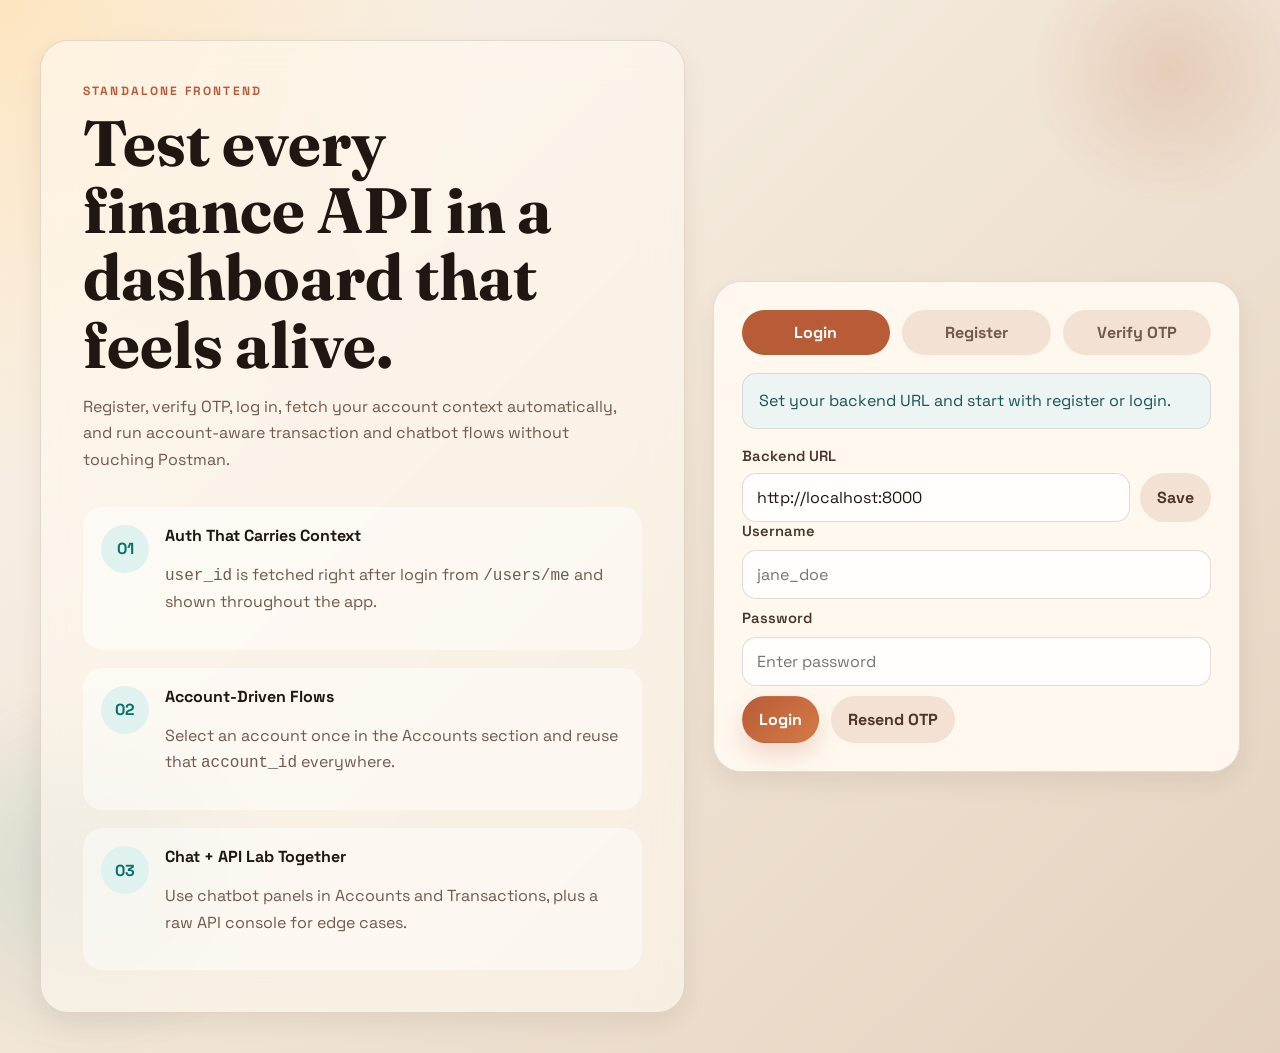
<file: frontend/index.html>
<!DOCTYPE html>
<html lang="en">
<head>
    <meta charset="UTF-8">
    <meta name="viewport" content="width=device-width, initial-scale=1.0">
    <title>Financial Assistant API Lab</title>
    <link rel="preconnect" href="https://fonts.googleapis.com">
    <link rel="preconnect" href="https://fonts.gstatic.com" crossorigin>
    <link href="https://fonts.googleapis.com/css2?family=Fraunces:wght@600;700&family=Space+Grotesk:wght@400;500;700&display=swap" rel="stylesheet">
    <link rel="stylesheet" href="styles.css">
</head>
<body>
    <div class="ambient ambient-one"></div>
    <div class="ambient ambient-two"></div>

    <div id="authShell" class="auth-shell">
        <section class="auth-stage">
            <div class="auth-copy card-glass">
                <p class="eyebrow">Standalone Frontend</p>
                <h1>Test every finance API in a dashboard that feels alive.</h1>
                <p class="lede">
                    Register, verify OTP, log in, fetch your account context automatically, and run account-aware
                    transaction and chatbot flows without touching Postman.
                </p>
                <div class="feature-list">
                    <article>
                        <span>01</span>
                        <div>
                            <h2>Auth That Carries Context</h2>
                            <p><code>user_id</code> is fetched right after login from <code>/users/me</code> and shown throughout the app.</p>
                        </div>
                    </article>
                    <article>
                        <span>02</span>
                        <div>
                            <h2>Account-Driven Flows</h2>
                            <p>Select an account once in the Accounts section and reuse that <code>account_id</code> everywhere.</p>
                        </div>
                    </article>
                    <article>
                        <span>03</span>
                        <div>
                            <h2>Chat + API Lab Together</h2>
                            <p>Use chatbot panels in Accounts and Transactions, plus a raw API console for edge cases.</p>
                        </div>
                    </article>
                </div>
            </div>

            <div class="auth-panel card-solid">
                <div class="auth-tabs">
                    <button class="auth-tab active" data-auth-view="login">Login</button>
                    <button class="auth-tab" data-auth-view="register">Register</button>
                    <button class="auth-tab" data-auth-view="verify">Verify OTP</button>
                </div>

                <div id="authStatus" class="inline-banner info">
                    Set your backend URL and start with register or login.
                </div>

                <div class="field-stack compact">
                    <label for="backendUrlInput">Backend URL</label>
                    <div class="inline-input">
                        <input id="backendUrlInput" type="text" placeholder="http://localhost:8000">
                        <button id="saveBackendUrlBtn" class="btn btn-secondary" type="button">Save</button>
                    </div>
                </div>

                <section id="loginView" class="auth-view active">
                    <form id="loginForm" class="field-stack">
                        <label for="loginUsername">Username</label>
                        <input id="loginUsername" name="username" type="text" placeholder="jane_doe" required>
                        <label for="loginPassword">Password</label>
                        <input id="loginPassword" name="password" type="password" placeholder="Enter password" required>
                        <div class="button-row">
                            <button class="btn btn-primary" type="submit">Login</button>
                            <button id="resendOtpBtn" class="btn btn-secondary" type="button">Resend OTP</button>
                        </div>
                    </form>
                </section>

                <section id="registerView" class="auth-view">
                    <form id="registerForm" class="field-stack">
                        <label for="registerUsername">Username</label>
                        <input id="registerUsername" name="username" type="text" placeholder="Choose a username" required>
                        <label for="registerEmail">Email</label>
                        <input id="registerEmail" name="email" type="email" placeholder="you@example.com" required>
                        <label for="registerPassword">Password</label>
                        <input id="registerPassword" name="password" type="password" placeholder="Create a password" required>
                        <button class="btn btn-primary" type="submit">Create account</button>
                    </form>
                </section>

                <section id="verifyView" class="auth-view">
                    <form id="verifyForm" class="field-stack">
                        <label for="verifyEmail">Email</label>
                        <input id="verifyEmail" name="email" type="email" placeholder="you@example.com" required>
                        <label for="verifyOtp">OTP</label>
                        <input id="verifyOtp" name="otp" type="text" placeholder="Enter email OTP" required>
                        <button class="btn btn-primary" type="submit">Verify email</button>
                    </form>
                </section>
            </div>
        </section>
    </div>

    <div id="appShell" class="app-shell hidden">
        <aside id="sidebar" class="sidebar">
            <div class="brand-block">
                <p class="eyebrow">Finance Command Center</p>
                <h1>Financial Assistant</h1>
                <p class="sidebar-copy">Interactive frontend for auth, accounts, transactions, chat, and raw endpoint testing.</p>
            </div>

            <nav class="nav-list">
                <button class="nav-item active" data-tab="dashboard">
                    <span class="nav-kicker">01</span>
                    <span>
                        <strong>Dashboard</strong>
                        <small>Session snapshot</small>
                    </span>
                </button>
                <button class="nav-item" data-tab="accounts">
                    <span class="nav-kicker">02</span>
                    <span>
                        <strong>Accounts</strong>
                        <small>Select active account</small>
                    </span>
                </button>
                <button class="nav-item" data-tab="transactions">
                    <span class="nav-kicker">03</span>
                    <span>
                        <strong>Transactions</strong>
                        <small>Create, filter, update</small>
                    </span>
                </button>
                <button class="nav-item" data-tab="api-lab">
                    <span class="nav-kicker">04</span>
                    <span>
                        <strong>API Lab</strong>
                        <small>Raw request console</small>
                    </span>
                </button>
            </nav>

            <div class="sidebar-footer card-glass compact-card">
                <div class="identity-row">
                    <div class="avatar-badge" id="sidebarAvatar">FA</div>
                    <div>
                        <div id="sidebarUserName" class="identity-name">Guest</div>
                        <div id="sidebarUserEmail" class="identity-subtle">Not logged in</div>
                    </div>
                </div>
                <div class="mini-stats">
                    <div>
                        <span>User ID</span>
                        <strong id="sidebarUserId">-</strong>
                    </div>
                    <div>
                        <span>Account ID</span>
                        <strong id="sidebarAccountId">-</strong>
                    </div>
                </div>
                <button id="logoutBtn" class="btn btn-danger" type="button">Logout</button>
            </div>
        </aside>

        <main class="main-shell">
            <header class="topbar">
                <div class="topbar-left">
                    <button id="sidebarToggle" class="icon-btn mobile-only" type="button">Menu</button>
                    <div>
                        <p class="eyebrow">Live API Workspace</p>
                        <h2 id="pageTitle">Dashboard</h2>
                    </div>
                </div>
                <div class="topbar-right">
                    <div class="context-pill">
                        <span>Status</span>
                        <strong id="statusText">Ready</strong>
                    </div>
                    <div class="context-pill wide">
                        <span>Backend</span>
                        <strong id="activeBackendUrl">http://localhost:8000</strong>
                    </div>
                    <button id="topbarLogoutBtn" class="btn btn-danger" type="button">Logout</button>
                </div>
            </header>

            <section class="hero-banner card-solid">
                <div>
                    <p class="eyebrow">Session-linked testing</p>
                    <h3>One interface for auth, account context, transactions, chat, and raw API calls.</h3>
                </div>
                <div class="hero-actions">
                    <button id="quickRefreshBtn" class="btn btn-secondary" type="button">Refresh user + accounts</button>
                    <button id="openApiLabBtn" class="btn btn-primary" type="button">Open API Lab</button>
                </div>
            </section>

            <div class="content-grid">
                <section id="dashboardTab" class="tab-panel active" data-tab-panel="dashboard">
                    <div class="stats-grid">
                        <article class="metric-card gradient-amber">
                            <span class="metric-label">Current user</span>
                            <strong id="metricUser">Guest</strong>
                            <small id="metricUserSub">Login to fetch <code>/users/me</code></small>
                        </article>
                        <article class="metric-card gradient-cyan">
                            <span class="metric-label">User ID</span>
                            <strong id="metricUserId">-</strong>
                            <small>Fetched after login</small>
                        </article>
                        <article class="metric-card gradient-coral">
                            <span class="metric-label">Selected account</span>
                            <strong id="metricAccountId">-</strong>
                            <small id="metricAccountSub">Select inside Accounts</small>
                        </article>
                        <article class="metric-card gradient-lime">
                            <span class="metric-label">Transactions loaded</span>
                            <strong id="metricTxCount">0</strong>
                            <small>Current account cache</small>
                        </article>
                    </div>
                    <div class="dashboard-layout">
                        <article class="card-solid panel">
                            <div class="panel-head">
                                <div>
                                    <p class="eyebrow">Session overview</p>
                                    <h3>Context snapshot</h3>
                                </div>
                                <button id="refreshDashboardBtn" class="btn btn-secondary" type="button">Refresh data</button>
                            </div>
                            <div class="snapshot-grid">
                                <div>
                                    <span>Total accounts</span>
                                    <strong id="dashboardAccountCount">0</strong>
                                </div>
                                <div>
                                    <span id="dashboardBalanceLabel">Selected balance</span>
                                    <strong id="dashboardBalance">0.00</strong>
                                </div>
                                <div>
                                    <span id="dashboardIncomeLabel">Selected income</span>
                                    <strong id="dashboardIncome">0.00</strong>
                                </div>
                                <div>
                                    <span id="dashboardExpenseLabel">Selected expense</span>
                                    <strong id="dashboardExpense">0.00</strong>
                                </div>
                            </div>
                        </article>

                        <article class="card-glass panel">
                            <div class="panel-head">
                                <div>
                                    <p class="eyebrow">What this app auto-fetches</p>
                                    <h3>Behavior defaults</h3>
                                </div>
                            </div>
                            <ul class="signal-list">
                                <li><code>user_id</code> comes from <code>/users/me</code> immediately after login.</li>
                                <li><code>account_id</code> comes from the selected account card or dropdown.</li>
                                <li>Transactions stay tied to the active account unless you switch it.</li>
                                <li>Chat in Accounts and Transactions uses the same authenticated session.</li>
                            </ul>
                        </article>
                    </div>

                    <div class="two-column-layout charts-layout">
                        <article class="card-solid panel">
                            <div class="panel-head">
                                <div>
                                    <p class="eyebrow">Visual summary</p>
                                    <h3>Account balance by type</h3>
                                </div>
                            </div>
                            <div class="chart-card">
                                <canvas id="accountsChart" height="240"></canvas>
                            </div>
                        </article>

                        <article class="card-glass panel">
                            <div class="panel-head">
                                <div>
                                    <p class="eyebrow">Income vs expense</p>
                                    <h3>Current account flow</h3>
                                </div>
                            </div>
                            <div class="chart-card">
                                <canvas id="flowChart" height="240"></canvas>
                            </div>
                        </article>
                    </div>

                    <article class="card-solid panel">
                        <div class="panel-head">
                            <div>
                                <p class="eyebrow">Recent cache</p>
                                <h3>Latest transactions</h3>
                            </div>
                        </div>
                        <div id="dashboardTransactions" class="stack-list empty-shell">
                            <p>No transactions loaded yet for the current account.</p>
                        </div>
                    </article>
                </section>

                <section id="accountsTab" class="tab-panel" data-tab-panel="accounts">
                    <div class="section-toolbar">
                        <div>
                            <p class="eyebrow">Account workspace</p>
                            <h3>Fetch accounts once, select one, and test every related API.</h3>
                        </div>
                        <div class="button-row wrap">
                            <button id="refreshAccountsBtn" class="btn btn-secondary" type="button">Refresh accounts</button>
                            <button id="toggleAccountFormBtn" class="btn btn-primary" type="button">New account</button>
                        </div>
                    </div>

                    <article id="accountFormCard" class="card-solid panel hidden">
                        <div class="panel-head">
                            <div>
                                <p class="eyebrow">Create account</p>
                                <h3>Open a new account with an initial income transaction</h3>
                            </div>
                        </div>
                        <form id="accountForm" class="form-grid">
                            <label>
                                <span>Account name</span>
                                <input id="accountNameInput" type="text" placeholder="Primary checking" required>
                            </label>
                            <label>
                                <span>Account type</span>
                                <select id="accountTypeInput" required>
                                    <option value="checking">checking</option>
                                    <option value="savings">savings</option>
                                    <option value="credit">credit</option>
                                </select>
                            </label>
                            <label>
                                <span>Initial income amount</span>
                                <input id="accountAmountInput" type="number" min="0" step="0.01" value="1000" required>
                            </label>
                            <label>
                                <span>Category</span>
                                <select id="accountCategoryInput" required>
                                    <option value="other">other</option>
                                    <option value="food">food</option>
                                    <option value="shopping">shopping</option>
                                    <option value="utilities">utilities</option>
                                    <option value="entertainment">entertainment</option>
                                    <option value="transportation">transportation</option>
                                </select>
                            </label>
                            <label class="full-span">
                                <span>Description</span>
                                <input id="accountDescriptionInput" type="text" value="Initial deposit" required>
                            </label>
                            <div class="button-row full-span">
                                <button class="btn btn-primary" type="submit">Create account</button>
                                <button id="cancelAccountFormBtn" class="btn btn-secondary" type="button">Cancel</button>
                            </div>
                        </form>
                    </article>

                    <div id="accountsGrid" class="account-grid empty-shell">
                        <p>No accounts loaded yet. Use refresh or create your first account.</p>
                    </div>

                    <div class="two-column-layout">
                        <article class="card-solid panel">
                            <div class="panel-head">
                                <div>
                                    <p class="eyebrow">Active account</p>
                                    <h3>Account-aware actions</h3>
                                </div>
                                <div class="pill-row">
                                    <span class="context-pill"><span>Selected</span><strong id="accountActionSelectedId">-</strong></span>
                                </div>
                            </div>
                            <div class="button-grid">
                                <button id="getAccountDetailsBtn" class="btn btn-secondary" type="button">Get details</button>
                                <button id="getAccountSummaryBtn" class="btn btn-secondary" type="button">Get summary</button>
                                <button id="getAccountBalanceBtn" class="btn btn-secondary" type="button">Get balance</button>
                                <button id="deleteAccountBtn" class="btn btn-danger" type="button">Delete account</button>
                            </div>
                            <pre id="accountActionOutput" class="output-box">Select an account to run account-specific endpoints.</pre>
                        </article>

                        <article class="card-glass panel chat-panel">
                            <div class="panel-head">
                                <div>
                                    <p class="eyebrow">Embedded chatbot</p>
                                    <h3>Ask about accounts</h3>
                                </div>
                            </div>
                            <div class="prompt-strip">
                                <button class="prompt-chip" data-chat-target="accounts" data-prompt="Show me a summary of my accounts.">Account summary</button>
                                <button class="prompt-chip" data-chat-target="accounts" data-prompt="Which account has the highest balance?">Highest balance</button>
                                <button class="prompt-chip" data-chat-target="accounts" data-prompt="Give me my current balance details.">Balance details</button>
                            </div>
                            <div id="accountsChatLog" class="chat-log empty-shell">
                                <p>Ask a question to test <code>/chat/chat</code> from the Accounts section.</p>
                            </div>
                            <form id="accountsChatForm" class="chat-compose">
                                <input id="accountsChatInput" type="text" placeholder="Ask about your accounts..." required>
                                <button class="btn btn-primary" type="submit">Send</button>
                            </form>
                        </article>
                    </div>
                </section>

                <section id="transactionsTab" class="tab-panel" data-tab-panel="transactions">
                    <div class="section-toolbar">
                        <div>
                            <p class="eyebrow">Transaction workspace</p>
                            <h3>Every transaction flow stays tied to the currently selected account.</h3>
                        </div>
                        <div class="button-row wrap">
                            <button id="refreshTransactionsBtn" class="btn btn-secondary" type="button">Refresh transactions</button>
                            <button id="toggleTransactionFormBtn" class="btn btn-primary" type="button">New transaction</button>
                        </div>
                    </div>

                    <article class="card-solid panel">
                        <div class="panel-head">
                            <div>
                                <p class="eyebrow">Active account for transactions</p>
                                <h3>Account selection</h3>
                            </div>
                        </div>
                        <div class="account-selector-row">
                            <label class="selector-block">
                                <span>Selected account</span>
                                <select id="transactionAccountSelect"></select>
                            </label>
                            <div class="context-pill"><span>Current account_id</span><strong id="transactionCurrentAccountId">-</strong></div>
                        </div>
                    </article>
                    <article id="transactionFormCard" class="card-solid panel hidden">
                        <div class="panel-head">
                            <div>
                                <p class="eyebrow">Create transaction</p>
                                <h3>Post a transaction to the selected account</h3>
                            </div>
                        </div>
                        <form id="transactionForm" class="form-grid">
                            <label>
                                <span>Type</span>
                                <select id="transactionTypeInput" required>
                                    <option value="income">income</option>
                                    <option value="expense">expense</option>
                                </select>
                            </label>
                            <label>
                                <span>Amount</span>
                                <input id="transactionAmountInput" type="number" min="0" step="0.01" value="100" required>
                            </label>
                            <label>
                                <span>Category</span>
                                <select id="transactionCategoryInput" required>
                                    <option value="other">other</option>
                                    <option value="food">food</option>
                                    <option value="shopping">shopping</option>
                                    <option value="utilities">utilities</option>
                                    <option value="entertainment">entertainment</option>
                                    <option value="transportation">transportation</option>
                                </select>
                            </label>
                            <label class="full-span">
                                <span>Description</span>
                                <input id="transactionDescriptionInput" type="text" value="transaction entry" required>
                            </label>
                            <div class="button-row full-span">
                                <button class="btn btn-primary" type="submit">Create transaction</button>
                                <button id="cancelTransactionFormBtn" class="btn btn-secondary" type="button">Cancel</button>
                            </div>
                        </form>
                    </article>

                    <article class="card-glass panel">
                        <div class="panel-head">
                            <div>
                                <p class="eyebrow">Filter + totals</p>
                                <h3>Current account transaction cache</h3>
                            </div>
                        </div>
                        <div class="filter-grid">
                            <label>
                                <span>Type filter</span>
                                <select id="filterTypeInput">
                                    <option value="all">all</option>
                                    <option value="income">income</option>
                                    <option value="expense">expense</option>
                                </select>
                            </label>
                            <label>
                                <span>Category filter</span>
                                <select id="filterCategoryInput">
                                    <option value="all">all</option>
                                </select>
                            </label>
                            <div class="summary-chip">
                                <span>Total income</span>
                                <strong id="txIncomeTotal">0.00</strong>
                            </div>
                            <div class="summary-chip">
                                <span>Total expense</span>
                                <strong id="txExpenseTotal">0.00</strong>
                            </div>
                        </div>
                    </article>

                    <div class="two-column-layout charts-layout">
                        <article class="card-solid panel">
                            <div class="panel-head">
                                <div>
                                    <p class="eyebrow">Category split</p>
                                    <h3>Spending by category</h3>
                                </div>
                            </div>
                            <div class="chart-card">
                                <canvas id="categoryChart" height="250"></canvas>
                            </div>
                        </article>

                        <article class="card-glass panel">
                            <div class="panel-head">
                                <div>
                                    <p class="eyebrow">Activity rhythm</p>
                                    <h3>Recent transaction trend</h3>
                                </div>
                            </div>
                            <div class="chart-card">
                                <canvas id="trendChart" height="250"></canvas>
                            </div>
                        </article>
                    </div>

                    <div class="two-column-layout">
                        <article class="card-solid panel">
                            <div class="panel-head">
                                <div>
                                    <p class="eyebrow">Transactions</p>
                                    <h3>Loaded transactions</h3>
                                </div>
                            </div>
                            <div id="transactionsList" class="stack-list empty-shell">
                                <p>No transactions loaded yet for the selected account.</p>
                            </div>
                        </article>

                        <article class="card-glass panel">
                            <div class="panel-head">
                                <div>
                                    <p class="eyebrow">Transaction actions</p>
                                    <h3>Fetch, update, or delete by transaction ID</h3>
                                </div>
                            </div>
                            <form id="transactionActionForm" class="field-stack compact">
                                <label for="transactionIdInput">Transaction ID</label>
                                <input id="transactionIdInput" type="number" min="1" placeholder="Enter transaction ID">
                                <label for="updateAmountInput">Updated amount</label>
                                <input id="updateAmountInput" type="number" min="0" step="0.01" placeholder="Optional">
                                <label for="updateTypeInput">Updated type</label>
                                <select id="updateTypeInput">
                                    <option value="">keep existing</option>
                                    <option value="income">income</option>
                                    <option value="expense">expense</option>
                                </select>
                                <label for="updateCategoryInput">Updated category</label>
                                <select id="updateCategoryInput">
                                    <option value="">keep existing</option>
                                    <option value="other">other</option>
                                    <option value="food">food</option>
                                    <option value="shopping">shopping</option>
                                    <option value="utilities">utilities</option>
                                    <option value="entertainment">entertainment</option>
                                    <option value="transportation">transportation</option>
                                </select>
                                <label for="updateDescriptionInput">Updated description</label>
                                <input id="updateDescriptionInput" type="text" placeholder="Optional">
                                <div class="button-grid">
                                    <button id="getTransactionBtn" class="btn btn-secondary" type="button">Get transaction</button>
                                    <button id="updateTransactionBtn" class="btn btn-secondary" type="button">Update transaction</button>
                                    <button id="deleteTransactionBtn" class="btn btn-danger" type="button">Delete transaction</button>
                                </div>
                            </form>
                            <pre id="transactionActionOutput" class="output-box">Use a transaction ID from the list to test fetch, update, or delete.</pre>
                        </article>
                    </div>

                    <article class="card-glass panel chat-panel">
                        <div class="panel-head">
                            <div>
                                <p class="eyebrow">Embedded chatbot</p>
                                <h3>Ask about transactions</h3>
                            </div>
                        </div>
                        <div class="prompt-strip">
                            <button class="prompt-chip" data-chat-target="transactions" data-prompt="Show my recent transactions.">Recent transactions</button>
                            <button class="prompt-chip" data-chat-target="transactions" data-prompt="What is my total expense this month?">Monthly expense</button>
                            <button class="prompt-chip" data-chat-target="transactions" data-prompt="Which category did I spend the most on?">Top category</button>
                        </div>
                        <div id="transactionsChatLog" class="chat-log empty-shell">
                            <p>Ask a question to test <code>/chat/chat</code> from the Transactions section.</p>
                        </div>
                        <form id="transactionsChatForm" class="chat-compose">
                            <input id="transactionsChatInput" type="text" placeholder="Ask about your transactions..." required>
                            <button class="btn btn-primary" type="submit">Send</button>
                        </form>
                    </article>
                </section>

                <section id="apiLabTab" class="tab-panel" data-tab-panel="api-lab">
                    <div class="section-toolbar">
                        <div>
                            <p class="eyebrow">Developer-friendly console</p>
                            <h3>Send raw requests without leaving the app.</h3>
                        </div>
                    </div>

                    <div class="two-column-layout api-layout">
                        <article class="card-solid panel">
                            <div class="panel-head">
                                <div>
                                    <p class="eyebrow">Request builder</p>
                                    <h3>Generic API console</h3>
                                </div>
                            </div>
                            <form id="apiConsoleForm" class="field-stack">
                                <label for="apiMethodInput">Method</label>
                                <select id="apiMethodInput">
                                    <option value="GET">GET</option>
                                    <option value="POST">POST</option>
                                    <option value="PUT">PUT</option>
                                    <option value="DELETE">DELETE</option>
                                </select>
                                <label for="apiPathInput">Path</label>
                                <input id="apiPathInput" type="text" value="/users/me">
                                <label for="apiParamsInput">Query params</label>
                                <input id="apiParamsInput" type="text" placeholder="key=value&x=y">
                                <label for="apiBodyInput">JSON body</label>
                                <textarea id="apiBodyInput" rows="10">{
  "sample": "value"
}</textarea>
                                <button class="btn btn-primary" type="submit">Send request</button>
                            </form>
                        </article>
                        <article class="card-glass panel">
                            <div class="panel-head">
                                <div>
                                    <p class="eyebrow">Response + history</p>
                                    <h3>Inspect what the backend returned</h3>
                                </div>
                            </div>
                            <pre id="apiConsoleOutput" class="output-box">Responses from the API console will appear here.</pre>
                            <div class="history-head">
                                <h4>Request history</h4>
                                <button id="downloadHistoryBtn" class="btn btn-secondary" type="button">Download logs</button>
                            </div>
                            <div id="apiHistory" class="history-list empty-shell">
                                <p>No API calls yet.</p>
                            </div>
                        </article>
                    </div>
                </section>
            </div>
        </main>
    </div>

    <div id="toast" class="toast"></div>
    <div id="loadingOverlay" class="loading-overlay hidden">
        <div class="loader-card">
            <div class="loader-orbit"></div>
            <p id="loadingText">Loading...</p>
        </div>
    </div>

    <script src="app.js"></script>
</body>
</html>
</file>
<file: frontend/styles.css>
:root {
    --bg: #f6efe6;
    --bg-deep: #e7d9c6;
    --surface: rgba(255, 250, 244, 0.82);
    --surface-strong: #fff8ef;
    --surface-dark: #201c1a;
    --line: rgba(78, 53, 36, 0.14);
    --text: #201713;
    --muted: #6f5a4d;
    --brand: #b85c38;
    --brand-deep: #8f3e1f;
    --accent: #0b6e69;
    --accent-soft: #dff2ef;
    --danger: #bb3f3f;
    --danger-deep: #8d2a2a;
    --success: #1c8b5d;
    --warning: #c78a20;
    --shadow: 0 20px 50px rgba(69, 43, 26, 0.12);
    --shadow-soft: 0 10px 24px rgba(69, 43, 26, 0.08);
    --radius-lg: 28px;
    --radius-md: 20px;
    --radius-sm: 14px;
    --font-display: "Fraunces", Georgia, serif;
    --font-body: "Space Grotesk", "Segoe UI", sans-serif;
}

* {
    box-sizing: border-box;
}

html {
    scroll-behavior: smooth;
}

body {
    margin: 0;
    min-height: 100vh;
    font-family: var(--font-body);
    color: var(--text);
    background:
        radial-gradient(circle at top left, rgba(255, 222, 173, 0.7), transparent 30%),
        linear-gradient(135deg, #faf6ef 0%, #f1e5d6 48%, #e4d2bf 100%);
    overflow-x: hidden;
}

button,
input,
select,
textarea {
    font: inherit;
}

button {
    cursor: pointer;
}

code,
pre {
    font-family: Consolas, "Courier New", monospace;
}

.hidden {
    display: none !important;
}

.full-span {
    grid-column: 1 / -1;
}

.mobile-only {
    display: none;
}

.ambient {
    position: fixed;
    border-radius: 999px;
    filter: blur(8px);
    opacity: 0.42;
    pointer-events: none;
}

.ambient-one {
    width: 320px;
    height: 320px;
    top: -90px;
    right: -50px;
    background: radial-gradient(circle, rgba(184, 92, 56, 0.4), transparent 60%);
}

.ambient-two {
    width: 420px;
    height: 420px;
    bottom: -180px;
    left: -120px;
    background: radial-gradient(circle, rgba(11, 110, 105, 0.3), transparent 65%);
}

.auth-shell,
.app-shell {
    position: relative;
    z-index: 1;
}

.auth-stage {
    min-height: 100vh;
    display: grid;
    grid-template-columns: 1.1fr 0.9fr;
    gap: 28px;
    align-items: center;
    padding: 40px;
}

.card-glass,
.card-solid,
.metric-card,
.account-card,
.transaction-card,
.history-item {
    border: 1px solid var(--line);
    box-shadow: var(--shadow-soft);
}

.card-glass {
    background: rgba(255, 248, 239, 0.62);
    backdrop-filter: blur(18px);
    border-radius: var(--radius-lg);
}

.card-solid {
    background: var(--surface-strong);
    border-radius: var(--radius-lg);
}

.auth-copy {
    padding: 42px;
}

.eyebrow {
    margin: 0 0 10px;
    font-size: 12px;
    letter-spacing: 0.18em;
    text-transform: uppercase;
    color: var(--brand);
    font-weight: 700;
}

.auth-copy h1,
.brand-block h1,
.hero-banner h3,
.section-toolbar h3,
.panel h3,
.topbar h2 {
    margin: 0;
    font-family: var(--font-display);
    line-height: 1.05;
}

.auth-copy h1 {
    font-size: clamp(2.8rem, 5vw, 4.8rem);
    max-width: 11ch;
}

.lede,
.sidebar-copy,
.feature-list p,
.inline-banner,
.signal-list li {
    color: var(--muted);
    line-height: 1.65;
}

.feature-list {
    margin-top: 34px;
    display: grid;
    gap: 18px;
}

.feature-list article {
    display: grid;
    grid-template-columns: 48px 1fr;
    gap: 16px;
    align-items: start;
    padding: 18px;
    background: rgba(255, 255, 255, 0.45);
    border-radius: var(--radius-md);
}

.feature-list span {
    display: inline-flex;
    align-items: center;
    justify-content: center;
    width: 48px;
    height: 48px;
    border-radius: 50%;
    background: var(--accent-soft);
    color: var(--accent);
    font-weight: 700;
}

.feature-list h2 {
    margin: 0 0 6px;
    font-size: 1rem;
}

.auth-panel {
    padding: 28px;
}

.auth-tabs,
.button-row,
.hero-actions,
.pill-row,
.history-head,
.account-selector-row {
    display: flex;
    gap: 12px;
    align-items: center;
}

.auth-tabs {
    margin-bottom: 18px;
}

.auth-tab,
.nav-item,
.prompt-chip,
.icon-btn {
    border: none;
}

.auth-tab {
    flex: 1;
    padding: 12px 14px;
    border-radius: 999px;
    background: #f3e2d4;
    color: var(--muted);
    font-weight: 700;
    transition: 0.2s ease;
}

.auth-tab.active,
.auth-tab:hover {
    background: var(--brand);
    color: #fff;
}

.inline-banner {
    margin-bottom: 18px;
    padding: 14px 16px;
    border-radius: var(--radius-sm);
    background: #f7ede2;
    border: 1px solid var(--line);
}

.inline-banner.success { background: #e4f6ec; color: #22583e; }
.inline-banner.error { background: #fde8e5; color: #7e2e25; }
.inline-banner.warning { background: #f9efdb; color: #7c5823; }
.inline-banner.info { background: #edf5f4; color: #1a5551; }

.auth-view {
    display: none;
}

.auth-view.active {
    display: block;
}

.field-stack {
    display: grid;
    gap: 10px;
}

.field-stack.compact {
    gap: 8px;
}

label > span,
label,
.selector-block span {
    font-size: 0.92rem;
    font-weight: 600;
    color: #49372c;
}

input,
select,
textarea {
    width: 100%;
    padding: 13px 14px;
    border-radius: var(--radius-sm);
    border: 1px solid rgba(92, 66, 51, 0.18);
    background: rgba(255, 255, 255, 0.8);
    color: var(--text);
    transition: border-color 0.2s ease, box-shadow 0.2s ease, transform 0.2s ease;
}

input:focus,
select:focus,
textarea:focus {
    outline: none;
    border-color: rgba(184, 92, 56, 0.45);
    box-shadow: 0 0 0 4px rgba(184, 92, 56, 0.12);
}

.inline-input {
    display: grid;
    grid-template-columns: 1fr auto;
    gap: 10px;
}

.btn {
    display: inline-flex;
    align-items: center;
    justify-content: center;
    padding: 12px 16px;
    border-radius: 999px;
    font-weight: 700;
    border: 1px solid transparent;
    transition: transform 0.2s ease, box-shadow 0.2s ease, background 0.2s ease;
}

.btn:hover,
.nav-item:hover,
.prompt-chip:hover,
.icon-btn:hover {
    transform: translateY(-1px);
}

.btn-primary {
    background: linear-gradient(135deg, var(--brand), #d47b45);
    color: #fff;
    box-shadow: 0 12px 24px rgba(184, 92, 56, 0.2);
}

.btn-secondary {
    background: #f3e2d4;
    color: #4d3629;
}

.btn-danger {
    background: linear-gradient(135deg, var(--danger), #dc6767);
    color: #fff;
}
.app-shell {
    display: grid;
    grid-template-columns: 320px 1fr;
    min-height: 100vh;
}

.sidebar {
    position: sticky;
    top: 0;
    height: 100vh;
    padding: 28px;
    background: rgba(32, 28, 26, 0.92);
    color: #fef4e6;
    display: flex;
    flex-direction: column;
    gap: 24px;
    backdrop-filter: blur(20px);
}

.brand-block h1 {
    font-size: 2.4rem;
    color: #fff;
}

.sidebar-copy,
.identity-subtle,
.nav-item small,
.mini-stats span {
    color: rgba(255, 244, 230, 0.7);
}

.nav-list {
    display: grid;
    gap: 10px;
}

.nav-item {
    display: grid;
    grid-template-columns: 42px 1fr;
    gap: 14px;
    align-items: center;
    padding: 15px 16px;
    border-radius: var(--radius-md);
    background: rgba(255, 255, 255, 0.04);
    color: #fff;
    text-align: left;
}

.nav-item.active {
    background: linear-gradient(135deg, rgba(184, 92, 56, 0.88), rgba(11, 110, 105, 0.78));
}

.nav-kicker,
.avatar-badge {
    display: inline-flex;
    align-items: center;
    justify-content: center;
}

.nav-kicker {
    width: 42px;
    height: 42px;
    border-radius: 16px;
    background: rgba(255, 255, 255, 0.12);
    font-weight: 700;
}

.sidebar-footer {
    margin-top: auto;
    padding: 18px;
    background: rgba(255, 248, 239, 0.08);
}

.identity-row {
    display: flex;
    gap: 12px;
    align-items: center;
}

.avatar-badge {
    width: 54px;
    height: 54px;
    border-radius: 18px;
    background: linear-gradient(135deg, #ffd88d, #d67942);
    color: #231811;
    font-weight: 800;
}

.identity-name {
    font-weight: 700;
}

.mini-stats {
    display: grid;
    grid-template-columns: repeat(2, 1fr);
    gap: 12px;
    margin: 18px 0;
}

.mini-stats div {
    padding: 12px;
    border-radius: var(--radius-sm);
    background: rgba(255, 255, 255, 0.08);
}

.mini-stats strong {
    display: block;
    margin-top: 4px;
    color: #fff;
}

.main-shell {
    padding: 24px;
}

.topbar,
.hero-banner,
.panel {
    padding: 22px;
}

.topbar,
.hero-banner {
    display: flex;
    justify-content: space-between;
    align-items: center;
    gap: 16px;
    margin-bottom: 18px;
}

.topbar-left,
.topbar-right {
    display: flex;
    align-items: center;
    gap: 14px;
}

.topbar h2 {
    font-size: 2rem;
}

.context-pill,
.summary-chip {
    display: inline-grid;
    gap: 4px;
    padding: 12px 14px;
    border-radius: 18px;
    background: rgba(255, 255, 255, 0.72);
    border: 1px solid var(--line);
    min-width: 120px;
}

.context-pill.wide {
    min-width: 230px;
}

.context-pill span,
.summary-chip span,
.metric-label {
    font-size: 0.78rem;
    color: var(--muted);
    text-transform: uppercase;
    letter-spacing: 0.08em;
}

.context-pill strong,
.summary-chip strong {
    font-size: 0.95rem;
}

.hero-banner {
    background: linear-gradient(135deg, rgba(255, 247, 237, 0.9), rgba(255, 234, 215, 0.86));
}

.content-grid {
    display: grid;
}

.tab-panel {
    display: none;
    animation: fadeUp 0.25s ease;
}

.tab-panel.active {
    display: block;
}

@keyframes fadeUp {
    from {
        opacity: 0;
        transform: translateY(10px);
    }
    to {
        opacity: 1;
        transform: translateY(0);
    }
}

.tab-panel.active > * {
    animation: riseIn 0.45s ease both;
}

.tab-panel.active > *:nth-child(2) {
    animation-delay: 0.04s;
}

.tab-panel.active > *:nth-child(3) {
    animation-delay: 0.08s;
}

.tab-panel.active > *:nth-child(4) {
    animation-delay: 0.12s;
}

@keyframes riseIn {
    from {
        opacity: 0;
        transform: translateY(18px) scale(0.985);
    }
    to {
        opacity: 1;
        transform: translateY(0) scale(1);
    }
}

.stats-grid,
.account-grid,
.button-grid,
.snapshot-grid,
.filter-grid {
    display: grid;
    gap: 16px;
}

.stats-grid {
    grid-template-columns: repeat(4, minmax(0, 1fr));
    margin-bottom: 18px;
}

.metric-card {
    padding: 22px;
    border-radius: var(--radius-lg);
    color: #fff;
    min-height: 148px;
    display: grid;
    align-content: space-between;
    position: relative;
    overflow: hidden;
}

.metric-card strong {
    font-size: 2rem;
}

.metric-card small {
    color: rgba(255, 255, 255, 0.82);
}

.gradient-amber { background: linear-gradient(135deg, #b85c38, #e1945b); }
.gradient-cyan { background: linear-gradient(135deg, #0b6e69, #50a79f); }
.gradient-coral { background: linear-gradient(135deg, #934a68, #d7777e); }
.gradient-lime { background: linear-gradient(135deg, #567c2d, #95bf58); }

.metric-card::after {
    content: "";
    position: absolute;
    inset: auto -30px -50px auto;
    width: 120px;
    height: 120px;
    border-radius: 999px;
    background: rgba(255, 255, 255, 0.12);
}

.dashboard-layout,
.two-column-layout {
    display: grid;
    grid-template-columns: repeat(2, minmax(0, 1fr));
    gap: 18px;
    margin-bottom: 18px;
}

.panel {
    margin-bottom: 18px;
}

.panel-head,
.section-toolbar {
    display: flex;
    justify-content: space-between;
    align-items: start;
    gap: 14px;
    margin-bottom: 16px;
}

.snapshot-grid {
    grid-template-columns: repeat(4, minmax(0, 1fr));
}

.snapshot-grid div,
.summary-chip {
    background: rgba(255, 255, 255, 0.6);
    padding: 16px;
    border-radius: var(--radius-md);
}

.snapshot-grid strong {
    display: block;
    margin-top: 8px;
    font-size: 1.3rem;
}

.signal-list {
    margin: 0;
    padding-left: 18px;
    display: grid;
    gap: 10px;
}

.charts-layout {
    align-items: stretch;
}

.chart-card {
    min-height: 260px;
    padding: 10px 4px 2px;
    border-radius: var(--radius-md);
    background:
        linear-gradient(180deg, rgba(255, 255, 255, 0.68), rgba(255, 255, 255, 0.34)),
        repeating-linear-gradient(
            to bottom,
            transparent 0,
            transparent 35px,
            rgba(78, 53, 36, 0.06) 35px,
            rgba(78, 53, 36, 0.06) 36px
        );
}

.chart-card canvas {
    width: 100%;
    display: block;
}
.form-grid {
    display: grid;
    grid-template-columns: repeat(2, minmax(0, 1fr));
    gap: 16px;
}

.account-grid {
    grid-template-columns: repeat(auto-fit, minmax(230px, 1fr));
}

.account-card {
    padding: 20px;
    border-radius: var(--radius-md);
    background: rgba(255, 251, 246, 0.95);
    display: grid;
    gap: 14px;
    transition: transform 0.2s ease, box-shadow 0.2s ease, border-color 0.2s ease;
}

.account-card.selected {
    border-color: rgba(11, 110, 105, 0.55);
    box-shadow: 0 18px 28px rgba(11, 110, 105, 0.12);
    transform: translateY(-2px);
}

.account-card:hover,
.transaction-card:hover,
.history-item:hover {
    transform: translateY(-2px);
    box-shadow: var(--shadow);
}

.account-pill,
.prompt-chip {
    display: inline-flex;
    align-items: center;
    justify-content: center;
    border-radius: 999px;
    padding: 8px 12px;
    font-weight: 700;
}

.account-pill {
    width: fit-content;
    background: var(--accent-soft);
    color: var(--accent);
    font-size: 0.82rem;
}

.account-balance {
    font-size: 1.75rem;
    font-weight: 700;
}

.account-meta {
    display: flex;
    justify-content: space-between;
    color: var(--muted);
    font-size: 0.9rem;
}

.button-grid {
    grid-template-columns: repeat(2, minmax(0, 1fr));
}

.output-box {
    margin: 16px 0 0;
    padding: 16px;
    border-radius: var(--radius-md);
    background: #261e1a;
    color: #ffefe1;
    min-height: 160px;
    white-space: pre-wrap;
    word-break: break-word;
    overflow: auto;
}

.prompt-strip {
    display: flex;
    gap: 10px;
    flex-wrap: wrap;
    margin-bottom: 16px;
}

.prompt-chip {
    background: #f2dfd2;
    color: #5b3725;
}

.chat-log,
.stack-list,
.history-list {
    display: grid;
    gap: 12px;
}

.chat-log {
    max-height: 380px;
    overflow: auto;
    padding-right: 6px;
}

.chat-entry,
.transaction-card,
.history-item {
    padding: 16px;
    border-radius: var(--radius-md);
    background: rgba(255, 255, 255, 0.72);
    animation: riseIn 0.35s ease both;
}

.chat-entry header,
.transaction-card header,
.history-item header {
    display: flex;
    justify-content: space-between;
    gap: 10px;
    margin-bottom: 10px;
    color: var(--muted);
    font-size: 0.86rem;
}

.chat-entry strong,
.transaction-card strong,
.history-item strong {
    color: var(--text);
}

.chat-answer-list {
    margin: 10px 0 0;
    padding-left: 18px;
    display: grid;
    gap: 10px;
}

.chat-compose {
    display: grid;
    grid-template-columns: 1fr auto;
    gap: 12px;
    margin-top: 16px;
}

.selector-block {
    min-width: 280px;
}

.filter-grid {
    grid-template-columns: 1.2fr 1.2fr 1fr 1fr;
    align-items: end;
}

.transaction-amount.income,
.status-success {
    color: var(--success);
}

.transaction-amount.expense,
.status-error {
    color: var(--danger);
}

.history-head {
    justify-content: space-between;
    margin-top: 16px;
}

.history-head h4 {
    margin: 0;
}

.empty-shell {
    padding: 18px;
    border-radius: var(--radius-md);
    background: rgba(255, 255, 255, 0.58);
    color: var(--muted);
    border: 1px dashed rgba(78, 53, 36, 0.18);
    position: relative;
    overflow: hidden;
}

.empty-shell::after {
    content: "";
    position: absolute;
    inset: 0;
    background: linear-gradient(120deg, transparent 0%, rgba(255,255,255,0.22) 45%, transparent 100%);
    transform: translateX(-100%);
    animation: shimmer 2.8s infinite;
}

@keyframes shimmer {
    to {
        transform: translateX(100%);
    }
}

.toast {
    position: fixed;
    right: 24px;
    bottom: 24px;
    z-index: 30;
    min-width: 260px;
    max-width: 360px;
    padding: 14px 16px;
    border-radius: 18px;
    color: #fff;
    background: #2d2018;
    box-shadow: var(--shadow);
    opacity: 0;
    transform: translateY(12px);
    pointer-events: none;
    transition: 0.25s ease;
}

.toast.show {
    opacity: 1;
    transform: translateY(0);
}

.toast.success { background: #236949; }
.toast.error { background: #913737; }
.toast.warning { background: #8c6423; }
.toast.info { background: #245e5b; }

.loading-overlay {
    position: fixed;
    inset: 0;
    z-index: 40;
    display: flex;
    align-items: center;
    justify-content: center;
    background: rgba(37, 25, 19, 0.24);
    backdrop-filter: blur(5px);
}

.loader-card {
    padding: 28px 32px;
    border-radius: var(--radius-lg);
    background: rgba(255, 248, 239, 0.92);
    display: grid;
    justify-items: center;
    gap: 12px;
}

.loader-orbit {
    width: 46px;
    height: 46px;
    border-radius: 50%;
    border: 4px solid rgba(184, 92, 56, 0.14);
    border-top-color: var(--brand);
    animation: spin 0.85s linear infinite;
}

@keyframes spin {
    to { transform: rotate(360deg); }
}
@media (max-width: 1180px) {
    .auth-stage,
    .app-shell,
    .dashboard-layout,
    .two-column-layout,
    .charts-layout,
    .stats-grid,
    .snapshot-grid,
    .filter-grid {
        grid-template-columns: 1fr 1fr;
    }

    .app-shell {
        grid-template-columns: 280px 1fr;
    }
}

@media (max-width: 920px) {
    .mobile-only {
        display: inline-flex;
    }

    .auth-stage,
    .app-shell,
    .dashboard-layout,
    .two-column-layout,
    .charts-layout,
    .stats-grid,
    .snapshot-grid,
    .filter-grid,
    .form-grid {
        grid-template-columns: 1fr;
    }

    .auth-stage,
    .main-shell {
        padding: 18px;
    }

    .auth-panel {
        order: -1;
    }

    .sidebar {
        position: fixed;
        left: 16px;
        top: 16px;
        bottom: 16px;
        width: min(320px, calc(100vw - 32px));
        border-radius: 28px;
        transform: translateX(-120%);
        transition: transform 0.25s ease;
        z-index: 20;
        height: auto;
    }

    .sidebar.open {
        transform: translateX(0);
    }

    .topbar,
    .hero-banner,
    .panel-head,
    .section-toolbar,
    .topbar-right,
    .topbar-left,
    .button-row.wrap,
    .account-selector-row,
    .history-head {
        flex-direction: column;
        align-items: stretch;
    }

    .topbar-right .btn {
        width: 100%;
    }

    .context-pill.wide,
    .selector-block {
        min-width: auto;
    }

    .chat-compose,
    .inline-input {
        grid-template-columns: 1fr;
    }

    .button-grid {
        grid-template-columns: 1fr;
    }
}

@media (max-width: 560px) {
    .auth-copy,
    .auth-panel,
    .panel,
    .topbar,
    .hero-banner {
        padding: 18px;
    }

    .auth-copy h1 {
        font-size: 2.5rem;
    }

    .metric-card strong,
    .account-balance,
    .topbar h2 {
        font-size: 1.5rem;
    }
}
</file>
